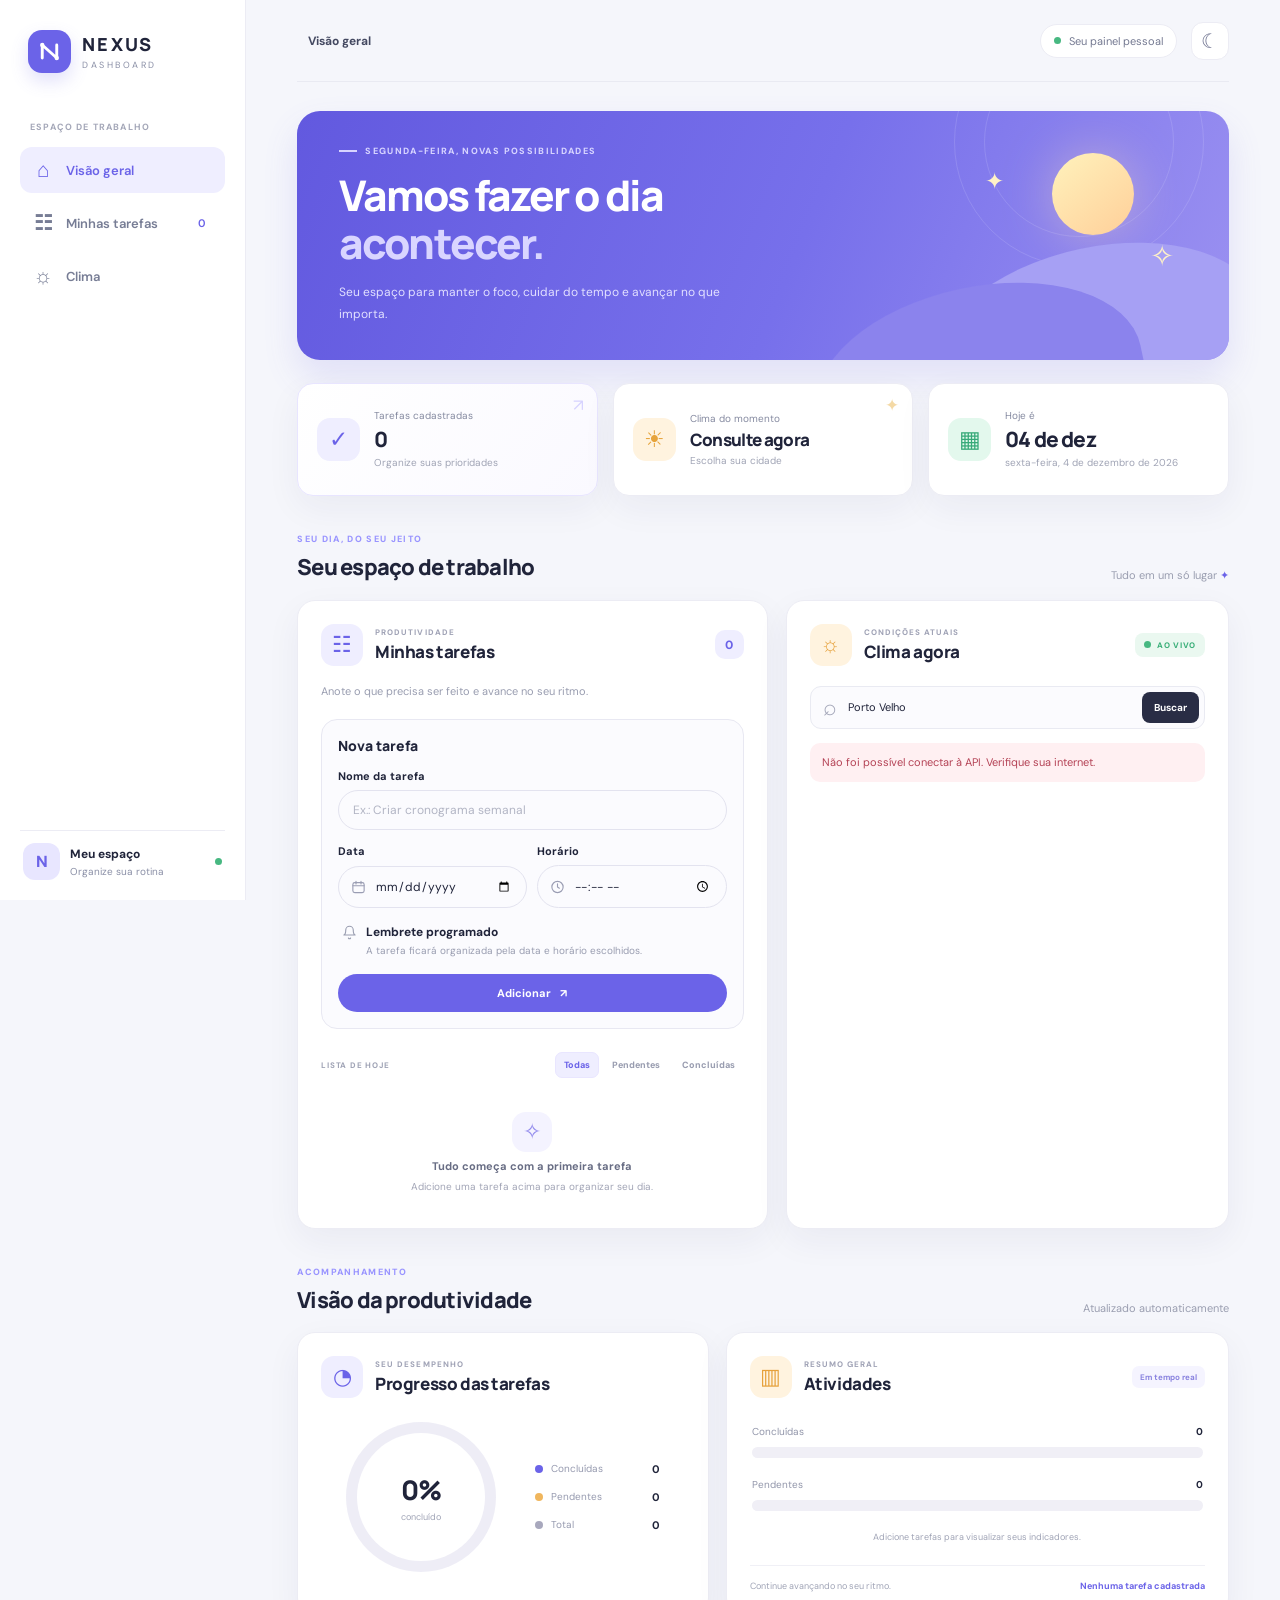
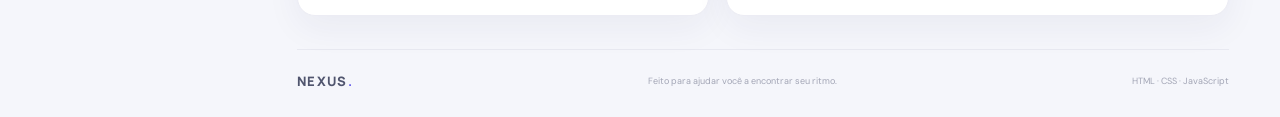
<file: index.html>
<!DOCTYPE html>
<html lang="pt-BR">
<head>
  <meta charset="UTF-8">
  <meta name="viewport" content="width=device-width, initial-scale=1.0">
  <meta name="description" content="Nexus-Dashboard: um espaço inteligente para organizar tarefas e acompanhar o clima.">
  <meta name="theme-color" content="#101827">
  <title>Nexus-Dashboard — Seu dia em equilíbrio</title>

  <link rel="preconnect" href="https://fonts.googleapis.com">
  <link rel="preconnect" href="https://fonts.gstatic.com" crossorigin>
  <link href="https://fonts.googleapis.com/css2?family=DM+Sans:wght@400;500;600;700&family=Manrope:wght@400;500;600;700;800&display=swap" rel="stylesheet">
  <link rel="stylesheet" href="css/style.css">
  <script src="js/weather.js" defer></script>
  <script src="js/main.js" defer></script>
</head>
<body>
  <a class="skip-link" href="#conteudo-principal">Pular para o conteúdo</a>

  <div class="app-shell">
    <aside class="sidebar" aria-label="Barra lateral">
      <a class="brand" href="#" aria-label="Nexus Dashboard, início">
        <span class="brand-mark" aria-hidden="true">
          <svg viewBox="0 0 40 40" fill="none">
            <path d="M10 29V11L30 29V11" stroke="currentColor" stroke-width="4" stroke-linecap="round" stroke-linejoin="round"/>
            <circle cx="10" cy="11" r="3" fill="currentColor"/>
            <circle cx="30" cy="29" r="3" fill="currentColor"/>
          </svg>
        </span>
        <span class="brand-copy">
          <strong>NEXUS</strong>
          <small>DASHBOARD</small>
        </span>
      </a>

      <div class="sidebar-label">ESPAÇO DE TRABALHO</div>
      <nav class="side-nav" aria-label="Navegação principal">
        <a class="nav-link active" href="#inicio">
          <span class="nav-icon" aria-hidden="true">⌂</span>
          <span>Visão geral</span>
        </a>
        <a class="nav-link" href="#tarefas">
          <span class="nav-icon" aria-hidden="true">☷</span>
          <span>Minhas tarefas</span>
          <span class="nav-count" id="sidebar-task-count">0</span>
        </a>
        <a class="nav-link" href="#clima">
          <span class="nav-icon" aria-hidden="true">☼</span>
          <span>Clima</span>
        </a>
      </nav>

      <div class="sidebar-bottom">
        <div class="profile-row">
          <div class="avatar" aria-hidden="true">N</div>
          <div class="profile-copy">
            <strong>Meu espaço</strong>
            <span>Organize sua rotina</span>
          </div>
          <span class="profile-dot" aria-label="Disponível"></span>
        </div>
      </div>
    </aside>

    <main id="conteudo-principal" class="main-content">
      <header class="topbar" id="inicio">
        <div class="breadcrumb">
          <span class="breadcrumb-slash"></span>
          <strong>Visão geral</strong>
        </div>
        <div class="topbar-right">
          <span class="today-chip"><span class="live-dot"></span> Seu painel pessoal</span>
          <button class="icon-button" id="theme-toggle" type="button" aria-label="Alternar tema claro e escuro" title="Alternar tema">
            <span id="theme-icon" aria-hidden="true">☾</span>
          </button>
        </div>
      </header>

      <section class="welcome-section" aria-labelledby="welcome-title">
        <div class="welcome-copy">
          <p class="eyebrow"><span class="eyebrow-line"></span> SEGUNDA-FEIRA, NOVAS POSSIBILIDADES</p>
          <h1 id="welcome-title">Vamos fazer o dia<br><span>acontecer.</span></h1>
          <p class="welcome-description">Seu espaço para manter o foco, cuidar do tempo e avançar no que importa.</p>
        </div>
        <div class="welcome-art" aria-hidden="true">
          <div class="orb orb-one"></div>
          <div class="orb orb-two"></div>
          <div class="art-sun"></div>
          <div class="art-hill hill-back"></div>
          <div class="art-hill hill-front"></div>
          <div class="art-star star-one">✦</div>
          <div class="art-star star-two">✧</div>
        </div>
      </section>

      <section class="summary-grid" aria-label="Resumo do dia">
        <article class="summary-card summary-primary">
          <div class="summary-icon" aria-hidden="true">✓</div>
          <div class="summary-info">
            <p>Tarefas cadastradas</p>
            <strong id="summary-task-count">0</strong>
            <span>Organize suas prioridades</span>
          </div>
          <div class="summary-decoration" aria-hidden="true">↗</div>
        </article>
        <article class="summary-card">
          <div class="summary-icon weather-mini" aria-hidden="true">☀</div>
          <div class="summary-info">
            <p>Clima do momento</p>
            <strong id="summary-weather">Consulte agora</strong>
            <span id="summary-location">Escolha sua cidade</span>
          </div>
          <span class="summary-decoration weather-decoration" aria-hidden="true">✦</span>
        </article>
        <article class="summary-card">
          <div class="summary-icon calendar-mini" aria-hidden="true">▦</div>
          <div class="summary-info">
            <p>Hoje é</p>
            <strong id="current-date-short">—</strong>
            <span id="current-date">Um novo dia para começar</span>
          </div>
        </article>
      </section>

      <div class="section-heading">
        <div>
          <p class="eyebrow">SEU DIA, DO SEU JEITO</p>
          <h2>Seu espaço de trabalho</h2>
        </div>
        <span class="section-note">Tudo em um só lugar <span aria-hidden="true">✦</span></span>
      </div>

      <div class="dashboard-grid">
        <section id="tarefas" class="panel tasks-panel" aria-labelledby="tasks-title">
          <div class="panel-heading">
            <div class="panel-title-group">
              <span class="panel-icon task-icon" aria-hidden="true">☷</span>
              <div>
                <p class="panel-kicker">PRODUTIVIDADE</p>
                <h2 id="tasks-title">Minhas tarefas</h2>
              </div>
            </div>
            <span id="task-count" class="count-badge" aria-label="Quantidade de tarefas">0</span>
          </div>

          <p class="panel-description">Anote o que precisa ser feito e avance no seu ritmo.</p>

          <!-- Gerenciador de tarefas: formulário conectado ao JavaScript. -->
          <form id="task-form" class="task-form" novalidate>
            <h3 class="task-form-title">Nova tarefa</h3>

            <div class="field">
              <label for="task-input">Nome da tarefa</label>
              <input id="task-input" name="task" type="text" placeholder="Ex.: Criar cronograma semanal" maxlength="160" autocomplete="off">
            </div>

            <div class="field-row">
              <div class="field">
                <label for="task-date">Data</label>
                <div class="input-icon">
                  <span class="field-icon" aria-hidden="true">
                    <svg viewBox="0 0 24 24" width="15" height="15" fill="none" stroke="currentColor" stroke-width="1.8" stroke-linecap="round" stroke-linejoin="round"><rect x="3" y="5" width="18" height="16" rx="3"/><path d="M8 3v4M16 3v4M3 10h18"/></svg>
                  </span>
                  <input id="task-date" name="date" type="date" aria-label="Escolher dia">
                </div>
              </div>
              <div class="field">
                <label for="task-time">Horário</label>
                <div class="input-icon">
                  <span class="field-icon" aria-hidden="true">
                    <svg viewBox="0 0 24 24" width="15" height="15" fill="none" stroke="currentColor" stroke-width="1.8" stroke-linecap="round" stroke-linejoin="round"><circle cx="12" cy="12" r="9"/><path d="M12 7v5l3 2"/></svg>
                  </span>
                  <input id="task-time" name="time" type="time">
                </div>
              </div>
            </div>

            <div class="reminder-note">
              <span class="reminder-icon" aria-hidden="true">
                <svg viewBox="0 0 24 24" width="15" height="15" fill="none" stroke="currentColor" stroke-width="1.8" stroke-linecap="round" stroke-linejoin="round"><path d="M6 8a6 6 0 0 1 12 0c0 7 3 8 3 8H3s3-1 3-8"/><path d="M10.3 21a1.9 1.9 0 0 0 3.4 0"/></svg>
              </span>
              <div>
                <strong>Lembrete programado</strong>
                <span>A tarefa ficará organizada pela data e horário escolhidos.</span>
              </div>
            </div>

            <button type="submit" class="primary-button">Adicionar <span aria-hidden="true">↗</span></button>
          </form>

          <div class="task-list-header">
            <span>LISTA DE HOJE</span>
            <div class="task-filter" role="group" aria-label="Filtrar tarefas">
              <button class="filter-button active" type="button" data-filter="all" aria-pressed="true">Todas</button>
              <button class="filter-button" type="button" data-filter="pending" aria-pressed="false">Pendentes</button>
              <button class="filter-button" type="button" data-filter="completed" aria-pressed="false">Concluídas</button>
            </div>
          </div>
          <p id="task-announcement" class="sr-only" role="status" aria-live="polite"></p>
          <ul id="task-list" class="task-list" aria-live="polite">
            <!-- As tarefas serão inseridas dinamicamente pelo script de To-Do List. -->
          </ul>
          <div id="task-empty-state" class="empty-state">
            <span class="empty-icon" aria-hidden="true">✧</span>
            <strong>Tudo começa com a primeira tarefa</strong>
            <span>Adicione uma tarefa acima para organizar seu dia.</span>
          </div>
        </section>

        <section id="clima" class="panel weather-panel" aria-labelledby="weather-title">
          <div class="panel-heading">
            <div class="panel-title-group">
              <span class="panel-icon climate-icon" aria-hidden="true">☼</span>
              <div>
                <p class="panel-kicker">CONDIÇÕES ATUAIS</p>
                <h2 id="weather-title">Clima agora</h2>
              </div>
            </div>
            <span class="live-label"><span class="live-dot"></span> AO VIVO</span>
          </div>

          <form id="weather-form" class="weather-form">
            <label class="sr-only" for="weather-city">Pesquisar cidade</label>
            <div class="weather-search">
              <span aria-hidden="true">⌕</span>
              <input id="weather-city" name="city" type="text" value="Porto Velho" placeholder="Buscar cidade..." required maxlength="100" autocomplete="off">
              <button id="weather-search-button" type="submit" aria-label="Buscar clima da cidade">Buscar</button>
            </div>
          </form>

          <div id="weather-status" class="status-message" role="status" aria-live="polite">
            Preparando consulta do clima...
          </div>

          <div id="weather-data" class="weather-data" hidden>
            <div class="weather-hero">
              <div>
                <p id="weather-location" class="weather-location">—</p>
                <p id="weather-temperature" class="weather-temperature">—°</p>
                <p id="weather-description" class="weather-description">—</p>
              </div>
              <div class="weather-illustration" aria-hidden="true">
                <span class="weather-symbol">☀️</span>
                <span class="weather-cloud">☁</span>
              </div>
            </div>

            <div class="weather-details">
              <div class="weather-detail">
                <span class="detail-icon" aria-hidden="true">♨</span>
                <div><span>Sensação térmica</span><strong id="weather-apparent-temperature">—</strong></div>
              </div>
              <div class="weather-detail">
                <span class="detail-icon humidity-icon" aria-hidden="true">◌</span>
                <div><span>Umidade</span><strong id="weather-humidity">—</strong></div>
              </div>
              <div class="weather-detail">
                <span class="detail-icon wind-icon" aria-hidden="true">≋</span>
                <div><span>Velocidade do vento</span><strong id="weather-wind">—</strong></div>
              </div>
            </div>
            <p id="weather-updated" class="weather-updated"></p>

            <div class="forecast" aria-labelledby="forecast-title">
              <p id="forecast-title" class="forecast-title">PRÓXIMOS DIAS</p>
              <ul id="forecast-list" class="forecast-list"></ul>
            </div>
          </div>
        </section>
      </div>

      <section class="analytics-section" id="produtividade" aria-labelledby="analytics-title">
        <div class="section-heading analytics-heading">
          <div>
            <p class="eyebrow">ACOMPANHAMENTO</p>
            <h2 id="analytics-title">Visão da produtividade</h2>
          </div>
          <span class="section-note">Atualizado automaticamente</span>
        </div>

        <div class="analytics-grid">
          <article class="panel progress-panel">
            <div class="panel-heading">
              <div class="panel-title-group">
                <span class="panel-icon task-icon" aria-hidden="true">◔</span>
                <div>
                  <p class="panel-kicker">SEU DESEMPENHO</p>
                  <h2>Progresso das tarefas</h2>
                </div>
              </div>
            </div>
            <div class="progress-content">
              <div class="progress-ring" id="progress-ring" role="img" aria-label="0% das tarefas concluídas">
                <div class="progress-ring-center">
                  <strong id="progress-percent">0%</strong>
                  <span>concluído</span>
                </div>
              </div>
              <div class="progress-legend">
                <div><span class="legend-dot completed-dot"></span><span>Concluídas</span><strong id="completed-count">0</strong></div>
                <div><span class="legend-dot pending-dot"></span><span>Pendentes</span><strong id="pending-count">0</strong></div>
                <div><span class="legend-dot total-dot"></span><span>Total</span><strong id="analytics-total">0</strong></div>
              </div>
            </div>
          </article>

          <article class="panel chart-panel">
            <div class="panel-heading">
              <div class="panel-title-group">
                <span class="panel-icon climate-icon" aria-hidden="true">▥</span>
                <div>
                  <p class="panel-kicker">RESUMO GERAL</p>
                  <h2>Atividades</h2>
                </div>
              </div>
              <span class="chart-caption">Em tempo real</span>
            </div>
            <div class="activity-chart" role="img" aria-label="Comparação entre tarefas concluídas e pendentes">
              <div class="chart-row">
                <div class="chart-label"><span>Concluídas</span><strong id="chart-completed-value">0</strong></div>
                <div class="chart-track"><div class="chart-bar completed-bar" id="chart-completed-bar"></div></div>
              </div>
              <div class="chart-row">
                <div class="chart-label"><span>Pendentes</span><strong id="chart-pending-value">0</strong></div>
                <div class="chart-track"><div class="chart-bar pending-bar" id="chart-pending-bar"></div></div>
              </div>
              <p class="chart-empty" id="chart-empty">Adicione tarefas para visualizar seus indicadores.</p>
            </div>
            <div class="chart-footer">
              <span>Continue avançando no seu ritmo.</span>
              <strong id="chart-summary">Nenhuma tarefa cadastrada</strong>
            </div>
          </article>
        </div>
      </section>

      <!-- Espaço reservado para novos componentes que forem definidos pela equipe. -->
      <section id="outros-componentes" class="additional-section" aria-label="Componentes adicionais"></section>

      <footer class="site-footer">
        <a class="footer-brand" href="#inicio">NEXUS<span>.</span></a>
        <p>Feito para ajudar você a encontrar seu ritmo.</p>
        <span>HTML · CSS · JavaScript</span>
      </footer>
    </main>
  </div>
</body>
</html>
</file>
<file: css/style.css>
:root {
  color-scheme: light;
  --bg: #f5f6fb;
  --surface: #ffffff;
  --surface-soft: #f8f9fd;
  --text: #20243a;
  --muted: #8a8fa6;
  --primary: #6b63e8;
  --primary-dark: #5149cf;
  --primary-soft: #efeeff;
  --border: #ececf4;
  --green: #47b881;
  --shadow: 0 12px 35px rgba(38, 41, 83, 0.055);
  font-family: "DM Sans", sans-serif;
}
* { box-sizing: border-box; }
html { scroll-behavior: smooth; }
body { margin: 0; background: var(--bg); color: var(--text); }
a { color: inherit; }
button, input { font: inherit; }
button { cursor: pointer; }
button:focus-visible, input:focus-visible, a:focus-visible { outline: 3px solid #b9b5ff; outline-offset: 3px; }
[hidden] { display: none !important; }
.app-shell { min-height: 100vh; }
.sidebar { position: fixed; inset: 0 auto 0 0; z-index: 5; display: flex; flex-direction: column; width: 246px; padding: 30px 20px 20px; background: var(--surface); border-right: 1px solid var(--border); }
.brand { display: flex; align-items: center; gap: 11px; padding: 0 8px; text-decoration: none; }
.brand-mark { display: grid; place-items: center; width: 43px; height: 43px; color: white; background: var(--primary); border-radius: 14px; box-shadow: 0 8px 18px #6b63e833; }
.brand-mark svg { width: 29px; }
.brand-copy { display: grid; line-height: 1.1; }
.brand-copy strong { font: 800 18px "Manrope", sans-serif; letter-spacing: .13em; }
.brand-copy small { margin-top: 5px; color: var(--muted); font-size: 9px; letter-spacing: .28em; }
.sidebar-label { margin: 48px 10px 14px; color: #a4a7b8; font-size: 9px; font-weight: 700; letter-spacing: .13em; }
.side-nav { display: grid; gap: 7px; }
.nav-link { display: flex; align-items: center; gap: 12px; min-height: 46px; padding: 0 12px; color: #777d95; text-decoration: none; border-radius: 12px; font-size: 13px; font-weight: 600; transition: background .2s, color .2s; }
.nav-link:hover, .nav-link.active { color: var(--primary); background: var(--primary-soft); }
.nav-icon { display: grid; place-items: center; width: 22px; font-size: 21px; }
.nav-count { display: grid; place-items: center; min-width: 22px; height: 22px; margin-left: auto; padding: 0 5px; border-radius: 7px; color: var(--primary); background: white; font-size: 11px; }
.sidebar-bottom { margin-top: auto; }
.focus-card { position: relative; padding: 18px 15px; overflow: hidden; border: 1px solid #eeedff; border-radius: 15px; background: linear-gradient(140deg, #f5f3ff, #fbfaff); }
.focus-spark { color: var(--primary); font-size: 22px; }
.focus-title { margin: 10px 0 5px; font: 750 13px "Manrope", sans-serif; }
.focus-text { margin: 0; color: var(--muted); font-size: 11px; line-height: 1.65; }
.profile-row { display: flex; align-items: center; gap: 10px; margin-top: 22px; padding: 12px 3px 0; border-top: 1px solid var(--border); }
.avatar { display: grid; place-items: center; width: 37px; height: 37px; border-radius: 12px; background: #e8e6ff; color: var(--primary); font-weight: 800; }
.profile-copy { display: grid; gap: 3px; }
.profile-copy strong { font-size: 12px; }
.profile-copy span { color: var(--muted); font-size: 10px; }
.profile-dot, .live-dot { display: inline-block; width: 7px; height: 7px; flex: 0 0 auto; border-radius: 50%; background: var(--green); }
.profile-dot { margin-left: auto; }
.main-content { max-width: 1600px; min-height: 100vh; margin-left: 246px; padding: 0 clamp(24px, 4vw, 62px); }
.topbar { display: flex; align-items: center; justify-content: space-between; min-height: 82px; border-bottom: 1px solid #e9eaf2; }
.breadcrumb { display: flex; gap: 11px; align-items: center; color: #a0a3b5; font-size: 12px; }
.breadcrumb strong { color: #444961; font-weight: 700; }
.breadcrumb-slash { color: #d1d2df; }
.topbar-right { display: flex; align-items: center; gap: 14px; }
.today-chip { display: flex; align-items: center; gap: 8px; padding: 9px 13px; border: 1px solid var(--border); border-radius: 30px; background: var(--surface); color: #747991; font-size: 11px; }
.icon-button { display: grid; place-items: center; width: 38px; height: 38px; border: 1px solid var(--border); border-radius: 12px; color: #6f7390; background: var(--surface); font-size: 20px; }
.welcome-section { position: relative; display: flex; align-items: center; justify-content: space-between; min-height: 245px; margin: 29px 0 23px; padding: 34px 42px; overflow: hidden; border-radius: 23px; color: white; background: linear-gradient(112deg, #6259df 0%, #7770eb 54%, #9b91f1 100%); box-shadow: 0 17px 35px #655ee524; }
.welcome-copy { position: relative; z-index: 2; max-width: 510px; }
.eyebrow { display: flex; align-items: center; gap: 8px; margin: 0 0 15px; color: #9994ff; font-size: 9px; font-weight: 800; letter-spacing: .15em; }
.welcome-section .eyebrow { color: #d7d4ff; }
.eyebrow-line { display: inline-block; width: 18px; height: 2px; background: currentColor; }
.welcome-section h1 { margin: 0; font: 800 clamp(30px, 3.3vw, 44px)/1.13 "Manrope", sans-serif; letter-spacing: -.045em; }
.welcome-section h1 span { color: #d9d5ff; }
.welcome-description { max-width: 400px; margin: 15px 0 0; color: #e2e0ff; font-size: 12px; line-height: 1.8; }
.welcome-art { position: absolute; top: 0; right: 0; width: 44%; height: 100%; overflow: hidden; }
.orb { position: absolute; border: 1px solid #ffffff20; border-radius: 50%; }
.orb-one { width: 250px; height: 250px; top: -94px; right: 25px; }
.orb-two { width: 190px; height: 190px; top: -64px; right: 55px; }
.art-sun { position: absolute; top: 42px; right: 95px; width: 82px; height: 82px; border-radius: 50%; background: linear-gradient(140deg, #fff2bc, #ffcf99); box-shadow: 0 0 50px #ffdfb966; }
.art-hill { position: absolute; bottom: -72px; width: 330px; height: 185px; border-radius: 50% 50% 0 0; transform: rotate(-12deg); }
.hill-back { right: -35px; background: #a6a0f4; }
.hill-front { right: 85px; bottom: -112px; background: #8b83ed; }
.art-star { position: absolute; color: #fff2c7; }
.star-one { top: 55px; right: 225px; font-size: 23px; }
.star-two { top: 126px; right: 55px; font-size: 29px; }
.summary-grid { display: grid; grid-template-columns: repeat(3, minmax(0, 1fr)); gap: 15px; }
.summary-card { position: relative; display: flex; align-items: center; gap: 14px; min-height: 113px; padding: 19px; overflow: hidden; border: 1px solid var(--border); border-radius: 16px; background: var(--surface); box-shadow: var(--shadow); }
.summary-primary { border-color: #e8e5ff; background: linear-gradient(130deg, #fff, #faf9ff); }
.summary-icon { display: grid; place-items: center; width: 43px; height: 43px; flex: 0 0 auto; border-radius: 13px; background: #efeeff; color: var(--primary); font-size: 23px; }
.weather-mini { background: #fff3df; color: #e6a33a; }
.calendar-mini { background: #e3f8ed; color: #36a978; }
.summary-info { min-width: 0; display: grid; gap: 3px; }
.summary-info p { margin: 0; color: #858aa0; font-size: 10px; }
.summary-info strong { overflow-wrap: anywhere; font: 800 21px "Manrope", sans-serif; letter-spacing: -.04em; }
.summary-info span { color: #a0a4b5; font-size: 10px; }
#summary-weather { font-size: 17px; }
.summary-decoration { position: absolute; top: 10px; right: 13px; color: #d7d3ff; font-size: 17px; }
.weather-decoration { color: #f4d9a5; }
.section-heading { display: flex; align-items: end; justify-content: space-between; gap: 15px; margin: 37px 0 18px; }
.section-heading .eyebrow { margin-bottom: 7px; }
.section-heading h2 { margin: 0; font: 800 22px "Manrope", sans-serif; letter-spacing: -.035em; }
.section-note { color: #9a9eb0; font-size: 11px; }
.section-note span { color: var(--primary); }
.dashboard-grid { display: grid; grid-template-columns: minmax(0, 1.03fr) minmax(0, .97fr); gap: 18px; align-items: stretch; }
.panel { min-width: 0; padding: 23px; border: 1px solid var(--border); border-radius: 18px; background: var(--surface); box-shadow: var(--shadow); }
.panel-heading { display: flex; align-items: center; justify-content: space-between; gap: 12px; }
.panel-title-group { display: flex; align-items: center; gap: 12px; }
.panel-icon { display: grid; place-items: center; width: 42px; height: 42px; border-radius: 13px; font-size: 22px; }
.task-icon { color: var(--primary); background: #efeeff; }
.climate-icon { color: #e6a13b; background: #fff3df; }
.panel-kicker { margin: 0 0 3px; color: #a0a3b6; font-size: 8px; font-weight: 800; letter-spacing: .13em; }
.panel-heading h2 { margin: 0; font: 800 17px "Manrope", sans-serif; letter-spacing: -.025em; }
.count-badge { display: grid; place-items: center; min-width: 29px; height: 29px; padding: 0 7px; border-radius: 10px; background: var(--primary-soft); color: var(--primary); font-size: 12px; font-weight: 800; }
.panel-description { margin: 16px 0 19px; color: #999db0; font-size: 11px; line-height: 1.7; }
.task-form { display: flex; align-items: center; gap: 8px; padding: 6px; border: 1px solid #e8e8f2; border-radius: 13px; background: #fbfbfe; }
.input-plus { display: grid; place-items: center; width: 30px; flex: 0 0 auto; color: #9994ec; font-size: 22px; }
.task-form input, .weather-search input { min-width: 0; width: 100%; border: 0; outline: 0; background: transparent; color: var(--text); font-size: 11px; }
.task-form input::placeholder, .weather-search input::placeholder { color: #b2b5c4; }
.primary-button { display: flex; align-items: center; gap: 9px; flex: 0 0 auto; padding: 11px 13px; border: 0; border-radius: 9px; background: var(--primary); color: white; font-size: 10px; font-weight: 700; transition: background .2s, transform .2s; }
.primary-button:hover { background: var(--primary-dark); transform: translateY(-1px); }
.task-list-header { display: flex; align-items: center; justify-content: space-between; margin: 23px 0 9px; color: #a0a4b6; font-size: 8px; font-weight: 800; letter-spacing: .1em; }
.task-list-hint { font-weight: 500; letter-spacing: 0; text-transform: none; }
.task-list { display: grid; gap: 8px; padding: 0; margin: 0; list-style: none; }
.task-list > li { display: flex; align-items: center; gap: 10px; padding: 12px; border: 1px solid #f0f0f6; border-radius: 11px; background: #fff; color: #555a73; font-size: 11px; overflow-wrap: anywhere; }
.empty-state { display: grid; place-items: center; gap: 7px; padding: 25px 12px 12px; text-align: center; color: #a2a5b6; }
.empty-icon { display: grid; place-items: center; width: 40px; height: 40px; border-radius: 14px; background: #f4f3ff; color: #928bed; font-size: 22px; }
.empty-state strong { color: #686d84; font-size: 11px; }
.empty-state span:last-child { font-size: 10px; }
.live-label { display: flex; align-items: center; gap: 6px; padding: 7px 9px; border-radius: 8px; background: #eaf8f0; color: #3baf79; font-size: 8px; font-weight: 800; letter-spacing: .08em; }
.weather-form { margin-top: 20px; }
.weather-search { display: flex; align-items: center; gap: 9px; padding: 5px 5px 5px 12px; border: 1px solid #e9eaf2; border-radius: 11px; color: #a4a7b9; background: #fbfbfe; }
.weather-search > span { font-size: 23px; line-height: 1; }
.weather-search button { padding: 9px 12px; border: 0; border-radius: 8px; color: white; background: #292d45; font-size: 10px; font-weight: 700; }
.weather-search button:hover { background: var(--primary-dark); }
.status-message { margin-top: 14px; padding: 11px 12px; border-radius: 10px; background: #f8f8fd; color: #898ea5; font-size: 11px; line-height: 1.6; }
.status-message[data-state="error"] { color: #b44255; background: #fff0f2; }
.weather-data { margin-top: 17px; }
.weather-hero { position: relative; display: flex; align-items: center; justify-content: space-between; min-height: 135px; padding: 17px 20px; overflow: hidden; border-radius: 15px; background: linear-gradient(115deg, #f3f1ff, #f8f6ff 60%, #fff8ec); }
.weather-location { max-width: 230px; margin: 0 0 5px; color: #898da5; font-size: 10px; }
.weather-temperature { margin: 0; color: #37345c; font: 800 43px/1.1 "Manrope", sans-serif; letter-spacing: -.06em; }
.weather-description { margin: 7px 0 0; color: #6e6c96; font-size: 11px; font-weight: 700; }
.weather-illustration { position: relative; display: grid; place-items: center; width: 100px; height: 100px; flex: 0 0 auto; }
.weather-symbol { position: relative; z-index: 1; font-size: 57px; filter: drop-shadow(0 7px 8px #e9b34b33); }
.weather-cloud { position: absolute; right: -4px; bottom: 9px; color: #c6c7e8; font-size: 38px; }
.weather-details { display: grid; grid-template-columns: repeat(3, minmax(0, 1fr)); gap: 8px; margin-top: 11px; }
.weather-detail { display: flex; align-items: center; gap: 8px; min-width: 0; padding: 12px 9px; border: 1px solid #f0f0f6; border-radius: 11px; }
.detail-icon { display: grid; place-items: center; width: 28px; height: 28px; flex: 0 0 auto; border-radius: 9px; background: #fff3e4; color: #e6a23d; font-size: 17px; }
.humidity-icon { background: #eaf4ff; color: #5e9ee6; }
.wind-icon { background: #e8f8ef; color: #4ab582; }
.weather-detail div { display: grid; min-width: 0; gap: 3px; }
.weather-detail div span { color: #a1a5b6; font-size: 8px; line-height: 1.4; }
.weather-detail strong { overflow-wrap: anywhere; font-size: 10px; }
.weather-updated { margin: 11px 0 0; color: #a1a5b6; font-size: 9px; }
.weather-footer { display: flex; align-items: center; gap: 7px; margin-top: 17px; padding-top: 14px; border-top: 1px solid #f0f0f6; color: #a0a4b5; font-size: 9px; }
.weather-footer-icon { color: #8d86ec; }
.weather-footer a { margin-left: auto; color: #7770d9; text-decoration: none; white-space: nowrap; }
.weather-footer a:hover { text-decoration: underline; }
.site-footer { display: flex; align-items: center; justify-content: space-between; gap: 15px; margin-top: 33px; padding: 22px 0 27px; border-top: 1px solid #e8e9f1; color: #a2a5b5; font-size: 9px; }
.site-footer p { margin: 0; }
.footer-brand { font: 800 13px "Manrope", sans-serif; letter-spacing: .1em; text-decoration: none; color: #50556e; }
.footer-brand span { color: var(--primary); }
.skip-link { position: absolute; top: -100px; left: 10px; z-index: 20; padding: 10px; background: white; color: #222; }
.skip-link:focus { top: 10px; }
.sr-only { position: absolute; width: 1px; height: 1px; padding: 0; margin: -1px; overflow: hidden; clip: rect(0, 0, 0, 0); white-space: nowrap; border: 0; }

/* Tema escuro: ativado pelo botão do cabeçalho. */
body.dark-theme {
  color-scheme: dark;
  --bg: #141625;
  --surface: #1c1f32;
  --surface-soft: #22253a;
  --text: #f0f1fb;
  --muted: #a3a7bf;
  --border: #2d3047;
  --primary-soft: #302d52;
  --shadow: 0 12px 35px #00000020;
}
body.dark-theme .topbar { border-color: var(--border); }
body.dark-theme .breadcrumb strong, body.dark-theme .panel-heading h2,
body.dark-theme .section-heading h2, body.dark-theme .summary-info strong,
body.dark-theme .profile-copy strong { color: var(--text); }
body.dark-theme .task-form, body.dark-theme .weather-search,
body.dark-theme .status-message, body.dark-theme .weather-detail,
body.dark-theme .task-list > li { background: var(--surface-soft); border-color: var(--border); color: var(--text); }
body.dark-theme .weather-hero { background: linear-gradient(115deg, #292744, #24263b 60%, #343047); }
body.dark-theme .weather-temperature { color: #f0efff; }
body.dark-theme .weather-description { color: #c2bfff; }
body.dark-theme .summary-primary { background: var(--surface); border-color: var(--border); }
body.dark-theme .focus-card { background: #25243c; border-color: var(--border); }
body.dark-theme .nav-count { background: #25283d; }
body.dark-theme .weather-footer, body.dark-theme .site-footer { border-color: var(--border); }
body.dark-theme .icon-button, body.dark-theme .today-chip { background: var(--surface); border-color: var(--border); color: var(--text); }

@media (max-width: 1180px) {
  .sidebar { width: 218px; padding-inline: 15px; }
  .main-content { margin-left: 218px; padding-inline: 25px; }
  .welcome-section { padding-inline: 30px; }
  .summary-card { padding: 15px; gap: 10px; }
  .dashboard-grid { grid-template-columns: 1fr; }
}
@media (max-width: 760px) {
  .sidebar { position: static; width: auto; padding: 16px 20px; border-right: 0; border-bottom: 1px solid var(--border); }
  .sidebar-label, .sidebar-bottom { display: none; }
  .brand { padding: 0; }
  .side-nav { display: flex; gap: 6px; margin-top: 15px; overflow-x: auto; }
  .nav-link { flex: 0 0 auto; min-height: 38px; padding-inline: 10px; font-size: 11px; }
  .nav-icon { font-size: 17px; }
  .main-content { margin-left: 0; padding-inline: 18px; }
  .topbar { min-height: 62px; }
  .welcome-section { min-height: 220px; margin-top: 20px; padding: 28px 24px; }
  .welcome-art { width: 40%; opacity: .7; }
  .art-sun { right: 25px; width: 58px; height: 58px; }
  .orb-one { right: -90px; }
  .orb-two { right: -60px; }
  .summary-grid { grid-template-columns: 1fr; gap: 10px; }
  .summary-card { min-height: 90px; padding: 16px; }
  .summary-info strong { font-size: 19px; }
  .section-heading { margin-top: 29px; }
  .panel { padding: 18px; }
  .site-footer { flex-wrap: wrap; }
}
@media (max-width: 430px) {
  .main-content { padding-inline: 12px; }
  .today-chip { display: none; }
  .welcome-section { padding: 25px 19px; }
  .welcome-section h1 { font-size: 31px; }
  .welcome-art { opacity: .35; width: 55%; }
  .section-note { display: none; }
  .task-form { flex-wrap: wrap; }
  .task-form input { flex: 1; }
  .primary-button { width: 100%; justify-content: center; }
  .weather-details { grid-template-columns: 1fr; }
  .weather-detail { padding: 10px; }
  .weather-hero { padding-inline: 14px; }
  .weather-temperature { font-size: 38px; }
  .weather-illustration { width: 76px; }
  .weather-symbol { font-size: 45px; }
  .weather-footer { flex-wrap: wrap; }
}


/* Gerenciador de tarefas e painel interativo de produtividade. */
.task-filter { display: flex; align-items: center; gap: 4px; }
.filter-button {
  padding: 6px 8px; border: 1px solid transparent; border-radius: 7px;
  background: transparent; color: #999db0; font: inherit; font-size: 9px;
  cursor: pointer; transition: .2s ease;
}
.filter-button:hover, .filter-button.active {
  color: var(--primary); background: var(--primary-soft); border-color: #e9e6ff;
}
.task-list > li.task-item { display: flex; align-items: center; gap: 10px; }
.task-check {
  display: grid; place-items: center; width: 20px; height: 20px; flex: 0 0 auto;
  border: 1.5px solid #d9d8eb; border-radius: 7px; background: transparent;
  color: white; font-size: 12px; font-weight: 800; cursor: pointer;
}
.task-item.is-completed .task-check { border-color: var(--primary); background: var(--primary); }
.task-text { flex: 1; min-width: 0; overflow-wrap: anywhere; }
.task-item.is-completed .task-text { color: #a7a9b8; text-decoration: line-through; }
.task-date { color: #a7a9b8; font-size: 9px; white-space: nowrap; }
.task-delete {
  display: grid; place-items: center; width: 25px; height: 25px; flex: 0 0 auto;
  border: 0; border-radius: 7px; background: #fff1f2; color: #d66b7b;
  font-size: 18px; line-height: 1; cursor: pointer; transition: .2s ease;
}
.task-delete:hover { background: #ffe1e5; transform: scale(1.05); }
.filter-button:focus-visible, .task-check:focus-visible, .task-delete:focus-visible {
  outline: 2px solid var(--primary); outline-offset: 2px;
}
.analytics-section { margin-top: 35px; }
.analytics-heading { margin-bottom: 17px; }
.analytics-grid { display: grid; grid-template-columns: minmax(0, .9fr) minmax(0, 1.1fr); gap: 17px; }
.analytics-grid .panel { min-width: 0; }
.progress-content { display: flex; align-items: center; justify-content: space-evenly; gap: 20px; padding: 24px 5px 9px; }
.progress-ring {
  --progress: 0%;
  display: grid; place-items: center; width: 150px; height: 150px; flex: 0 0 auto;
  border-radius: 50%;
  background: conic-gradient(var(--primary) var(--progress), #eeedf6 0);
  transition: background .35s ease;
  position: relative;
}
.progress-ring::before {
  content: ""; position: absolute; inset: 11px; border-radius: 50%; background: var(--surface);
}
.progress-ring-center { position: relative; z-index: 1; display: grid; gap: 3px; text-align: center; }
.progress-ring-center strong { color: var(--text); font: 800 27px "Manrope", sans-serif; letter-spacing: -.05em; }
.progress-ring-center span { color: #a0a4b6; font-size: 9px; }
.progress-legend { display: grid; gap: 14px; min-width: 125px; }
.progress-legend > div { display: grid; grid-template-columns: 9px 1fr auto; align-items: center; gap: 7px; color: #969aaf; font-size: 10px; }
.progress-legend strong { color: var(--text); font-size: 11px; }
.legend-dot { width: 8px; height: 8px; border-radius: 50%; }
.completed-dot { background: var(--primary); }
.pending-dot { background: #f0b65d; }
.total-dot { background: #a8a8bd; }
.chart-caption { padding: 6px 8px; border-radius: 7px; background: #f5f4ff; color: #8982df; font-size: 8px; font-weight: 700; }
.activity-chart { display: grid; gap: 20px; padding: 27px 2px 12px; }
.chart-row { display: grid; gap: 9px; }
.chart-label { display: flex; justify-content: space-between; color: #9296aa; font-size: 10px; }
.chart-label strong { color: var(--text); }
.chart-track { height: 11px; overflow: hidden; border-radius: 20px; background: #f0eff6; }
.chart-bar { height: 100%; width: 0; border-radius: inherit; transition: width .35s ease; }
.completed-bar { background: linear-gradient(90deg, #8d83ec, #b1a9ff); }
.pending-bar { background: linear-gradient(90deg, #edb45c, #f6d18f); }
.chart-empty { margin: 0; color: #a0a4b6; font-size: 9px; text-align: center; }
.chart-footer { display: flex; justify-content: space-between; align-items: center; gap: 12px; margin-top: 10px; padding-top: 14px; border-top: 1px solid #f0f0f6; color: #a0a4b6; font-size: 9px; }
.chart-footer strong { color: var(--primary); font-size: 9px; text-align: right; }
body.dark-theme .filter-button:hover, body.dark-theme .filter-button.active { border-color: var(--border); }
body.dark-theme .task-delete { background: #402a39; color: #f29aaa; }
body.dark-theme .progress-ring { background: conic-gradient(var(--primary) var(--progress), #34364d 0); }
body.dark-theme .chart-track { background: #34364d; }
body.dark-theme .chart-caption { background: #302d52; color: #b7b0ff; }
body.dark-theme .chart-footer { border-color: var(--border); }
@media (max-width: 900px) {
  .analytics-grid { grid-template-columns: 1fr; }
}
@media (max-width: 430px) {
  .task-list-header { align-items: flex-start; flex-direction: column; gap: 8px; }
  .task-filter { width: 100%; }
  .filter-button { flex: 1; }
  .progress-content { justify-content: space-around; gap: 10px; }
  .progress-ring { width: 125px; height: 125px; }
  .progress-ring-center strong { font-size: 23px; }
  .chart-footer { align-items: flex-start; flex-direction: column; }
  .chart-footer strong { text-align: left; }
}


/* Formulário "Nova tarefa" organizado em campos. */
.task-form { display: grid; gap: 14px; align-items: stretch; padding: 16px; border-radius: 16px; }
.task-form-title { margin: 0; font: 800 14px "Manrope", sans-serif; color: var(--text); }
.task-form .field { display: grid; gap: 7px; min-width: 0; }
.task-form .field label { color: var(--text); font-size: 11px; font-weight: 700; }
.task-form .field-row { display: grid; grid-template-columns: 1fr 1fr; gap: 10px; }
.task-form input { padding: 11px 14px; border: 1px solid #e3e3ef; border-radius: 999px; background: transparent; font-size: 12px; color: var(--text); }
.task-form input:focus { border-color: var(--primary); }
.task-form .input-icon { position: relative; }
.task-form .input-icon input { padding-left: 36px; }
.task-form .field-icon { position: absolute; left: 13px; top: 50%; transform: translateY(-50%); display: grid; color: #9a9db3; pointer-events: none; }
.task-form input[type="date"], .task-form input[type="time"] { min-height: 40px; color-scheme: light; }
.reminder-note { display: flex; align-items: flex-start; gap: 9px; padding: 2px 4px; }
.reminder-note > div { display: grid; gap: 3px; }
.reminder-note strong { color: var(--text); font-size: 12px; }
.reminder-note span { color: #999db0; font-size: 10px; line-height: 1.5; }
.reminder-icon { display: grid; margin-top: 1px; color: var(--primary); }
.task-form .primary-button { justify-content: center; width: 100%; padding: 12px 14px; border-radius: 999px; font-size: 11px; }
body.dark-theme .task-form input { border-color: var(--border); }
body.dark-theme .task-form input[type="date"], body.dark-theme .task-form input[type="time"] { color-scheme: dark; }
@media (max-width: 430px) {
  .task-form .field-row { grid-template-columns: 1fr; }
}

/* Data e horário logo abaixo do nome da tarefa. */
.task-content { flex: 1; min-width: 0; display: grid; gap: 4px; }
.task-content .task-text { flex: none; }
.task-content .task-date { display: inline-flex; align-items: center; gap: 5px; color: #8982df; font-size: 10px; font-weight: 600; }
.task-item.is-completed .task-date { color: #a7a9b8; }

.task-date { gap: 12px; flex-wrap: wrap; }
.task-date-part b { font-weight: 800; opacity: .75; }

/* Previsão dos próximos dias (preenche o espaço do card de clima). */
.forecast { margin-top: 18px; }
.forecast-title { margin: 0 0 9px; color: #a1a5b6; font-size: 9px; font-weight: 800; letter-spacing: .12em; }
.forecast-list { display: grid; gap: 8px; margin: 0; padding: 0; list-style: none; }
.forecast-item { display: grid; grid-template-columns: 32px minmax(0, 1fr) auto 56px; align-items: center; gap: 10px; padding: 10px 12px; border: 1px solid #f0f0f6; border-radius: 11px; }
.forecast-icon { font-size: 22px; text-align: center; }
.forecast-day { display: grid; gap: 2px; min-width: 0; }
.forecast-day strong { font-size: 11px; }
.forecast-day span { overflow: hidden; color: #a1a5b6; font-size: 9px; text-overflow: ellipsis; white-space: nowrap; }
.forecast-rain { color: #6f9be0; font-size: 10px; font-weight: 700; }
.forecast-temps { display: flex; justify-content: flex-end; gap: 7px; font-size: 11px; }
.forecast-temps span { color: #a1a5b6; }
body.dark-theme .forecast-item { border-color: var(--border); background: #212338; }
</file>
